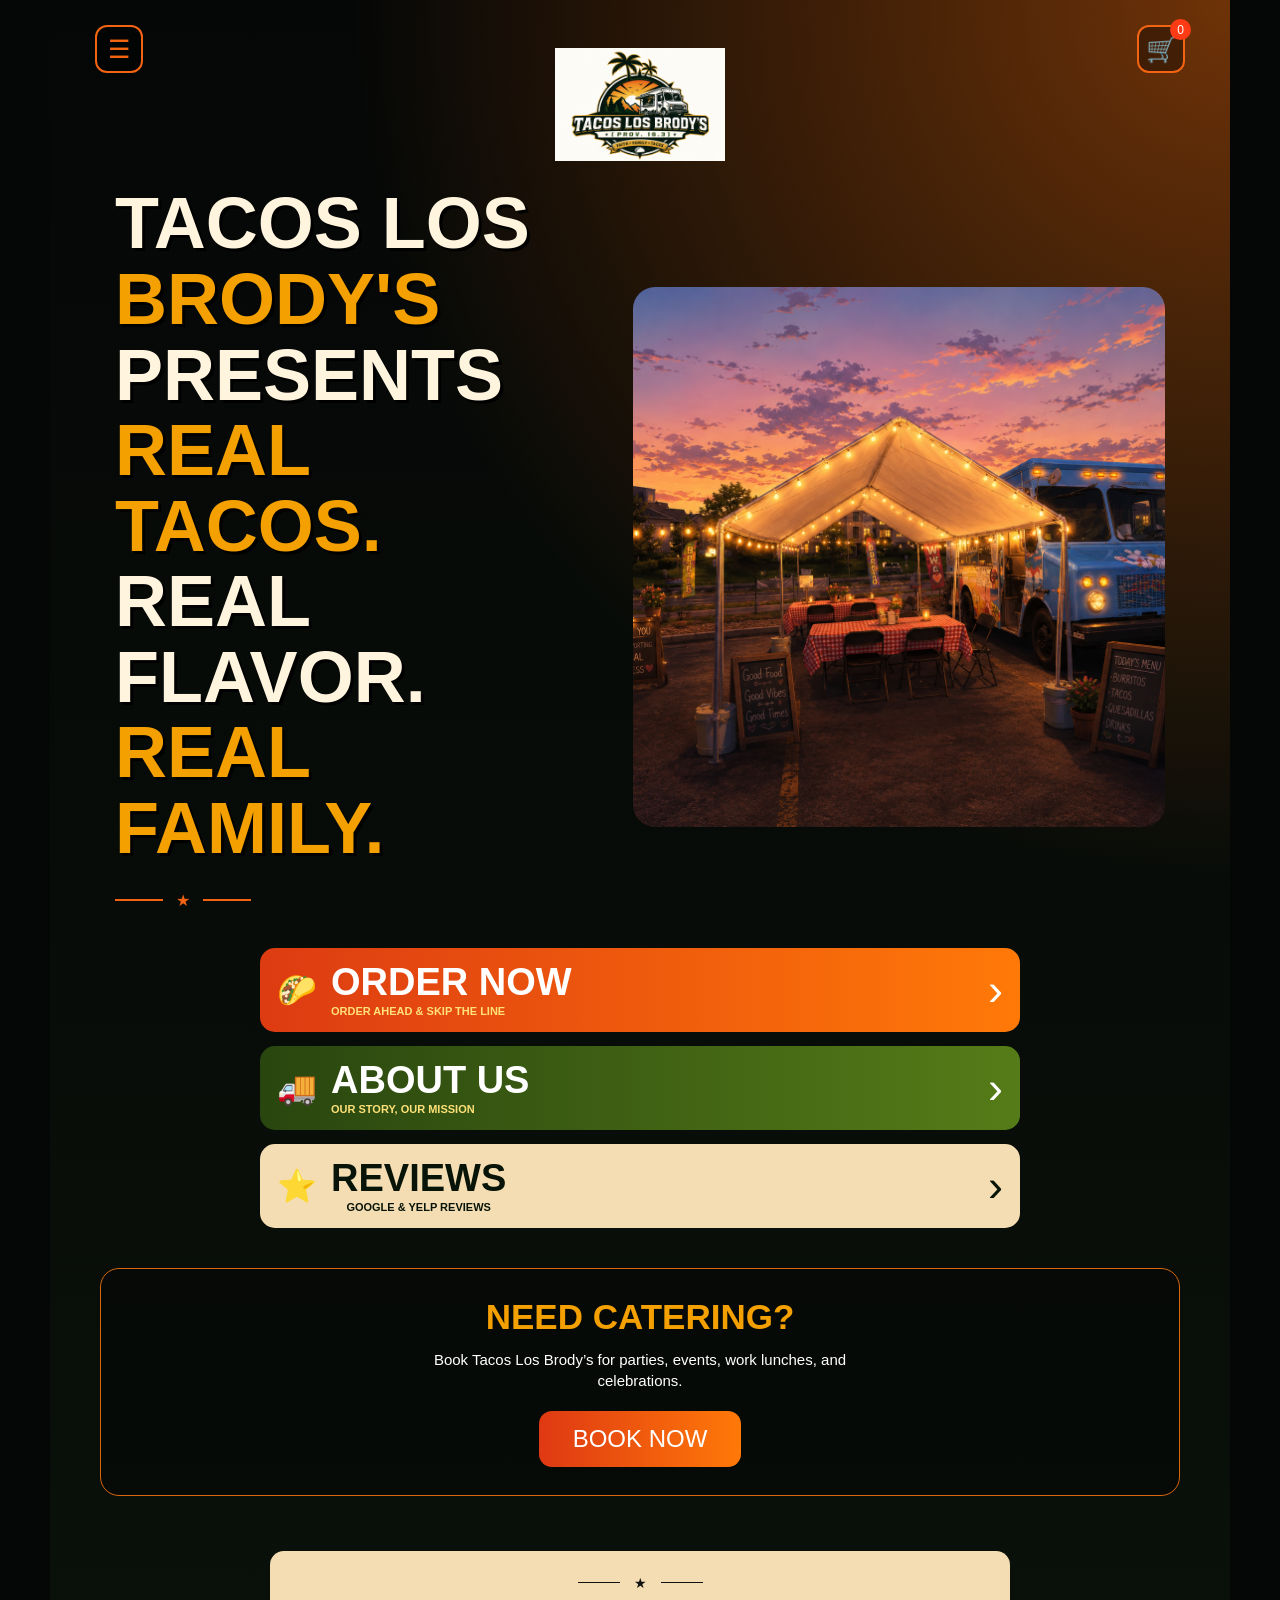
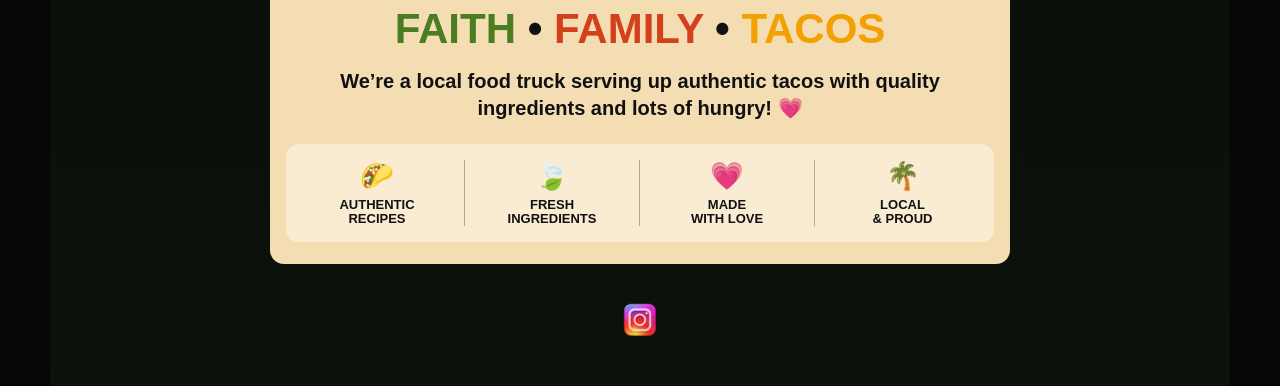
<file: index.html>
<!DOCTYPE html>
<html lang="en">

<head>
  <!-- BASIC PAGE SETTINGS -->
  <meta charset="UTF-8" />
  <meta name="viewport" content="width=device-width, initial-scale=1.0" />

  <title>Tacos Los Brody's</title>

  <!-- CSS FILE -->
  <link rel="stylesheet" href="files/style.css" />
</head>

<body>

  <main class="home-page">

    <!-- TOP NAVIGATION -->
    <header class="top-nav">

      <!-- HAMBURGER MENU BUTTON -->
      <button class="menu-btn" id="menuBtn">☰</button>

      <!-- CART BUTTON -->
      <a href="cart.html" class="cart-btn">
        🛒
        <span id="cartCount">0</span>
      </a>

    </header>

    <!-- MOBILE DROPDOWN MENU -->
    <nav class="mobile-menu" id="mobileMenu">

      <a href="order.html">Order Now</a>

      <a href="aboutus.html">About Us</a>

      <!-- REVIEWS DROPDOWN -->
      <div class="review-dropdown">

        <button class="review-drop-btn" type="button">
          Reviews ▼
        </button>

        <div class="review-dropdown-content">

          <a href="https://www.google.com/search?sca_esv=c3a101fec3b85ed5&rlz=1C1CHBF_enCA1091CA1091&sxsrf=ANbL-n7HHZaK9CzFeGW4U131EixcsaoM3w:1780193825670&si=AL3DRZEsmMGCryMMFSHJ3StBhOdZ2-6yYkXd_doETEE1OR-qORzjCUYle3g9wDIijbh32ffz117FlE2K5D3s_yZ6R_kUChubw_3Ub5P0WJi9waxIrg0U1wZTeqyRG-ddlZ2gbQ1CwH-NtrJgCnvfMhpqUJVSDTXBKQ%3D%3D&q=Tacos+Los+Brody%27s+Reviews&sa=X&ved=2ahUKEwj45fDkuuKUAxW2D0QIHRxoJEgQ0bkNegQIJRAH&biw=1500&bih=831&dpr=2" target="_blank">
            Google Reviews
          </a>

          <a href="https://www.google.com/search?sca_esv=c3a101fec3b85ed5&rlz=1C1CHBF_enCA1091CA1091&sxsrf=ANbL-n7HHZaK9CzFeGW4U131EixcsaoM3w:1780193825670&si=AL3DRZEsmMGCryMMFSHJ3StBhOdZ2-6yYkXd_doETEE1OR-qORzjCUYle3g9wDIijbh32ffz117FlE2K5D3s_yZ6R_kUChubw_3Ub5P0WJi9waxIrg0U1wZTeqyRG-ddlZ2gbQ1CwH-NtrJgCnvfMhpqUJVSDTXBKQ%3D%3D&q=Tacos+Los+Brody%27s+Reviews&sa=X&ved=2ahUKEwj45fDkuuKUAxW2D0QIHRxoJEgQ0bkNegQIJRAH&biw=1500&bih=831&dpr=2" target="_blank">
            Yelp Reviews
          </a>

        </div>

      </div>

      <a href="#catering">Catering</a>

    </nav>

    <!-- LOGO SECTION -->
    <section class="logo-section">
      <img src="files/logo.png" alt="Tacos Los Brody's Logo">
    </section>

    <!-- HERO SECTION -->
    <section class="hero">

      <div class="hero-text">

        <h1>
          Tacos Los <br>
          <span>Brody's</span> <br>
          Presents <br>
          <span>Real Tacos.</span> <br>
          Real Flavor. <br>
          <span>Real Family.</span>
        </h1>

        <div class="small-line">
          <span></span>
          ★
          <span></span>
        </div>

      </div>

      <img class="hero-img" src="files/foodtruck.png" alt="Tacos Los Brody's Food Truck">

    </section>

    <!-- MAIN BUTTONS SECTION -->
    <section class="main-buttons" id="order">

      <!-- ORDER NOW BUTTON -->
      <a href="order.html" class="action-btn orange-btn">

        <div class="btn-left">
          <span class="btn-icon">🌮</span>

          <div>
            <h2>Order Now</h2>
            <p>Order ahead & skip the line</p>
          </div>
        </div>

        <span class="arrow">›</span>

      </a>

      <!-- ABOUT US BUTTON -->
      <a href="aboutus.html" class="action-btn green-btn">

        <div class="btn-left">
          <span class="btn-icon">🚚</span>

          <div>
            <h2>About Us</h2>
            <p>Our story, our mission</p>
          </div>
        </div>

        <span class="arrow">›</span>

      </a>

      <!-- REVIEWS BUTTON -->
      <div class="review-card-dropdown">

  <button class="action-btn cream-btn review-main-btn" type="button" id="reviewMainBtn">
    <div class="btn-left">
      <span class="btn-icon">⭐</span>
      <div>
        <h2>Reviews</h2>
        <p>Google & Yelp reviews</p>
      </div>
    </div>
    <span class="arrow">›</span>
  </button>

  <div class="review-card-links" id="reviewCardLinks">
    <a href="https://www.google.com/search?sca_esv=c3a101fec3b85ed5&rlz=1C1CHBF_enCA1091CA1091&sxsrf=ANbL-n7HHZaK9CzFeGW4U131EixcsaoM3w:1780193825670&si=AL3DRZEsmMGCryMMFSHJ3StBhOdZ2-6yYkXd_doETEE1OR-qORzjCUYle3g9wDIijbh32ffz117FlE2K5D3s_yZ6R_kUChubw_3Ub5P0WJi9waxIrg0U1wZTeqyRG-ddlZ2gbQ1CwH-NtrJgCnvfMhpqUJVSDTXBKQ%3D%3D&q=Tacos+Los+Brody%27s+Reviews&sa=X&ved=2ahUKEwj45fDkuuKUAxW2D0QIHRxoJEgQ0bkNegQIJRAH&biw=1500&bih=831&dpr=2" target="_blank">Google Reviews</a>
    <a href="https://www.yelp.com/biz/tacos-los-brodys-aurora" target="_blank">Yelp Reviews</a>
  </div>

    </section>

    <!-- CATERING SECTION -->
    <section class="catering-mini" id="catering">

      <h2>Need Catering?</h2>

      <p>
        Book Tacos Los Brody’s for parties, events, work lunches, and celebrations.
      </p>

      <a href="catering.html" class="book-btn">Book Now</a>

    </section>

    <!-- SMALL ABOUT CARD SECTION -->
    <section class="about-card" id="about">

      <div class="divider">
        <span></span>
        ★
        <span></span>
      </div>

      <h2>
        <span>Faith</span> •
        <span>Family</span> •
        <span>Tacos</span>
      </h2>

      <p>
        We’re a local food truck serving up authentic tacos with quality
        ingredients and lots of hungry! 💗
      </p>

      <div class="features">

        <div class="feature">
          <span>🌮</span>
          <h3>Authentic<br>Recipes</h3>
        </div>

        <div class="feature">
          <span>🍃</span>
          <h3>Fresh<br>Ingredients</h3>
        </div>

        <div class="feature">
          <span>💗</span>
          <h3>Made<br>With Love</h3>
        </div>

        <div class="feature">
          <span>🌴</span>
          <h3>Local<br>& Proud</h3>
        </div>

      </div>

    </section>

    <!-- FOOTER / REVIEWS AREA -->
    <footer class="footer" id="reviews">

      <!-- INSTAGRAM LINK -->
      <a 
        href="https://www.instagram.com/tacos.losbrodys?igsh=MXFrcjdqbG05eWYwZg==" 
        class="insta-link"
        target="_blank"
      >
        <img src="files/instalogo.png" alt="Instagram">
      </a>

    </footer>

  </main>

  <!-- JAVASCRIPT FILE -->
  <script src="files/script.js"></script>

</body>

</html>
</file>
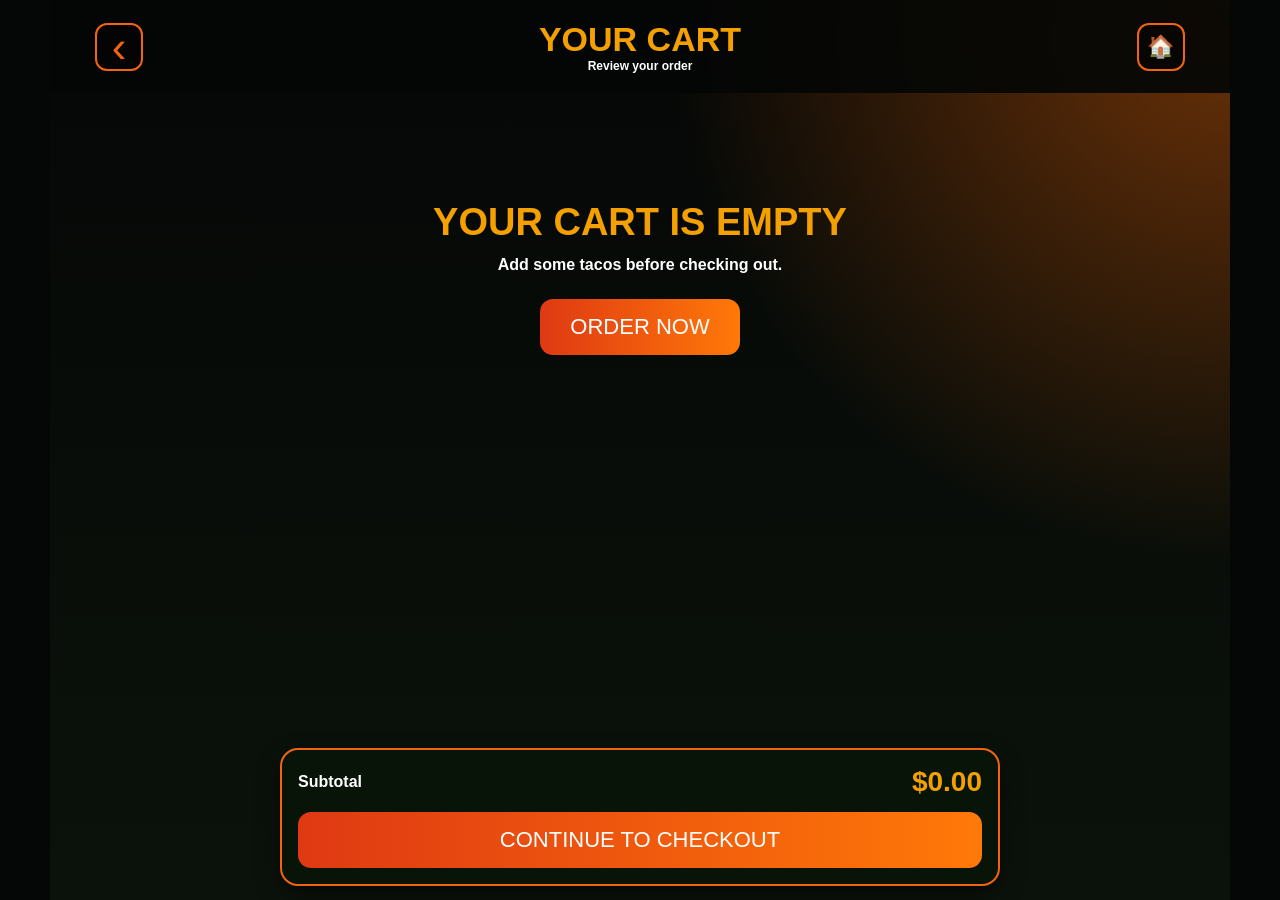
<file: cart.html>
<!DOCTYPE html>
<html lang="en">
<head>
  <meta charset="UTF-8" />
  <meta name="viewport" content="width=device-width, initial-scale=1.0" />
  <title>Cart | Tacos Los Brody's</title>
  <link rel="stylesheet" href="files/style.css" />
</head>

<body>
  <main class="cart-page">

    <header class="cart-header">
      <a href="order.html" class="back-btn">‹</a>

      <div>
        <h1>Your Cart</h1>
        <p>Review your order</p>
      </div>

      <a href="index.html" class="home-btn">🏠</a>
    </header>

    <section class="cart-list" id="cartList">
      <!-- Cart items will show here -->
    </section>

    <section class="cart-summary">
      <div class="summary-row">
        <span>Subtotal</span>
        <strong id="subtotal">$0.00</strong>
      </div>

      <a href="checkout.html" class="checkout-btn">
        Continue to Checkout
      </a>
    </section>

  </main>

  <script src="files/script.js"></script>
</body>
</html>
</file>
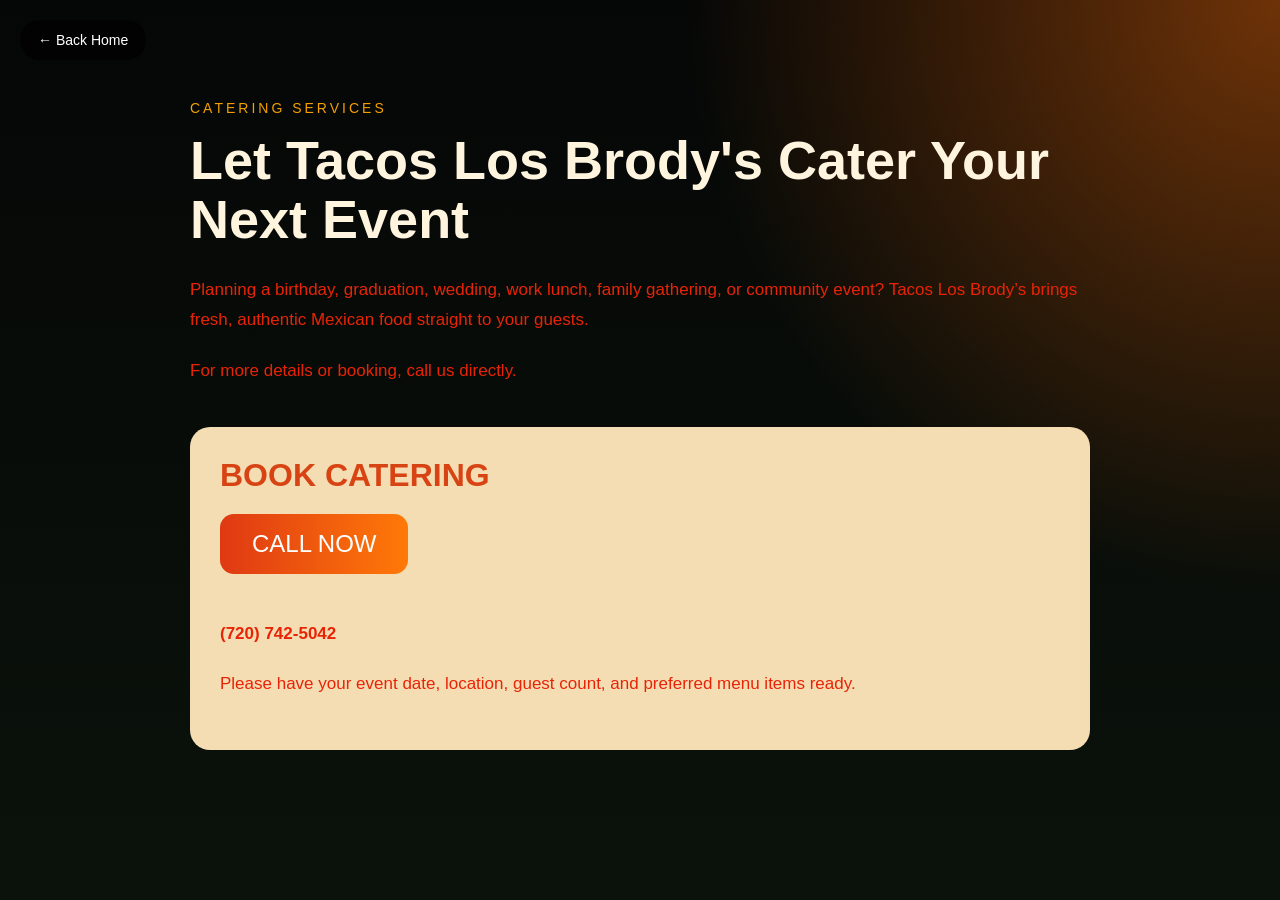
<file: catering.html>
<!DOCTYPE html>
<html lang="en">

<head>
  <meta charset="UTF-8" />
  <meta name="viewport" content="width=device-width, initial-scale=1.0" />

  <title>Catering | Tacos Los Brody's</title>

  <link rel="stylesheet" href="files/style.css" />
</head>

<body>

  <main class="catering-page">

    <a href="index.html" class="back-home-btn">
      ← Back Home
    </a>

    <section class="catering-container">

      <span class="catering-tag">CATERING SERVICES</span>

      <h1>Let Tacos Los Brody's Cater Your Next Event</h1>

      <p>
        Planning a birthday, graduation, wedding, work lunch, family gathering,
        or community event? Tacos Los Brody’s brings fresh, authentic Mexican
        food straight to your guests.
      </p>

      <p>
        For more details or booking, call us directly.
      </p>

      <div class="catering-box">

        <h2>Book Catering</h2>

        <a href="tel:7207425042" class="call-btn">
          Call Now
        </a>

        <p class="phone-number">
          (720) 742-5042
        </p>

        <p class="booking-note">
          Please have your event date, location, guest count, and preferred menu items ready.
        </p>

      </div>

    </section>

  </main>

</body>

</html>
</file>
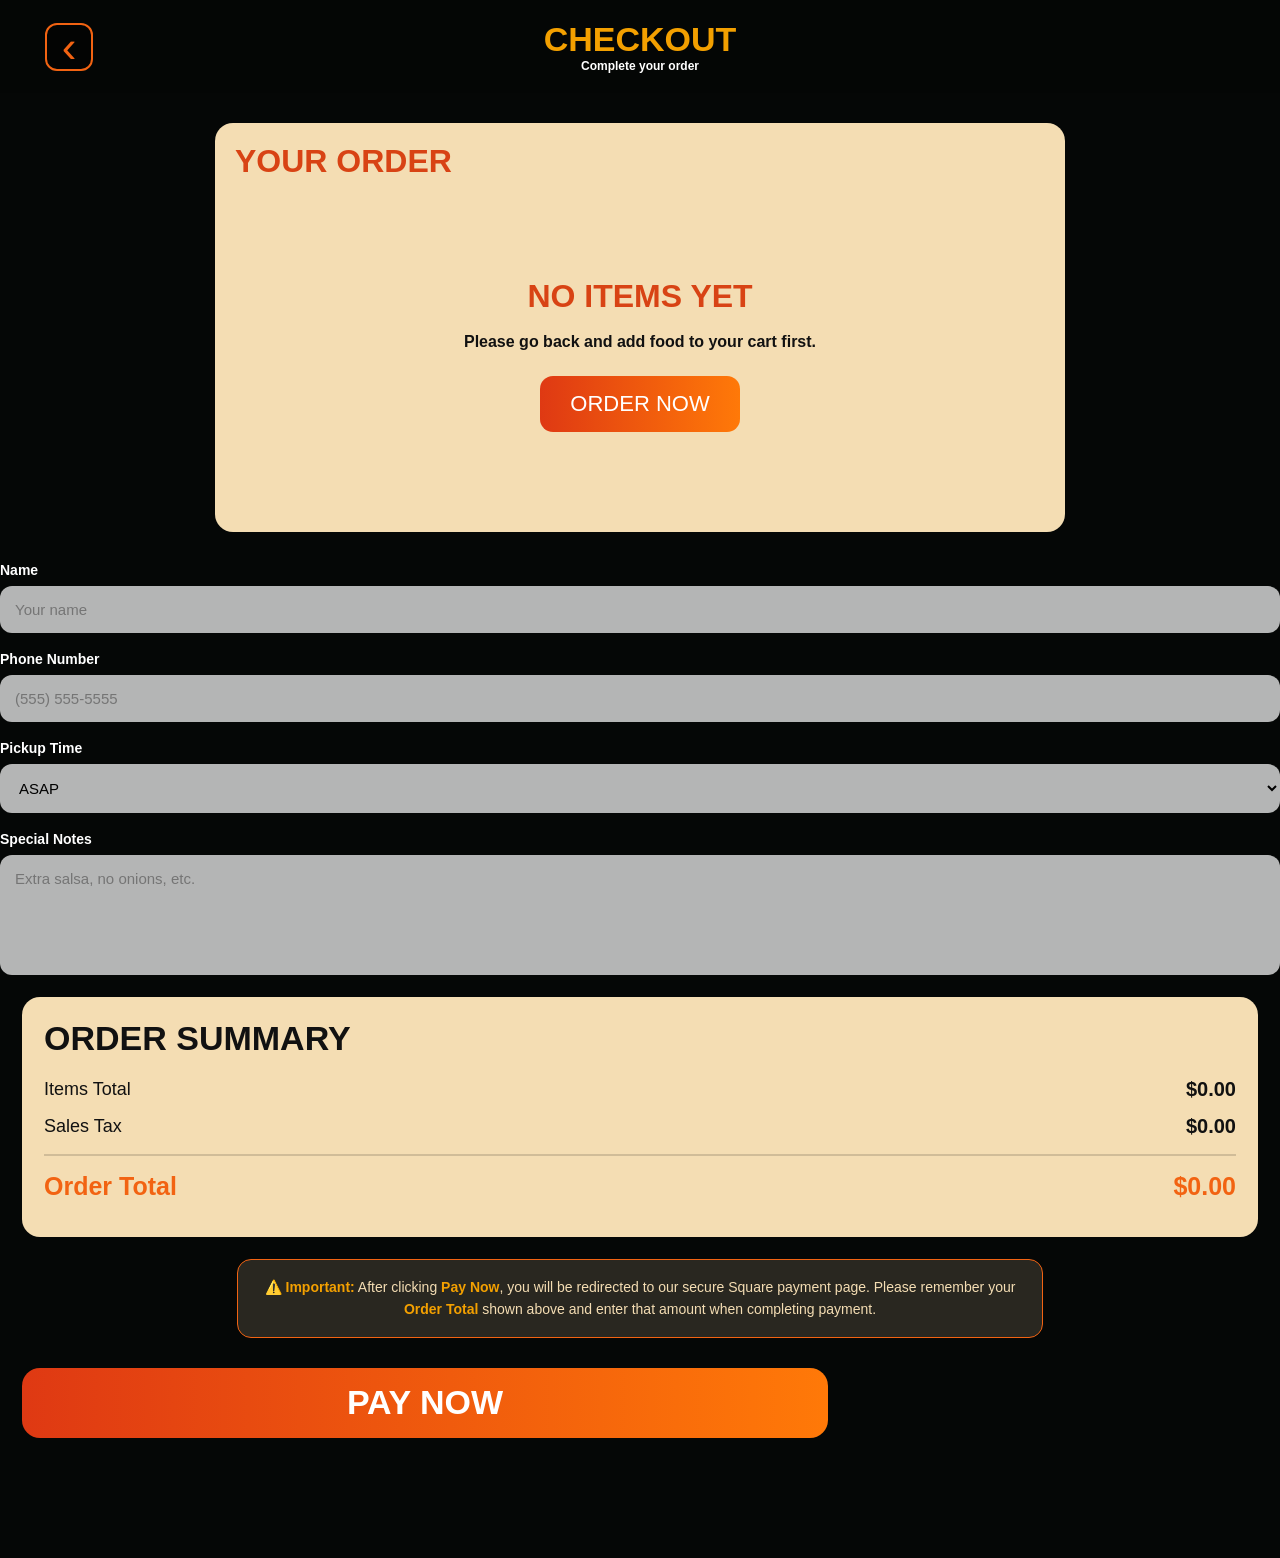
<file: checkout.html>
<!DOCTYPE html>
<html lang="en">
<head>
  <meta charset="UTF-8" />
  <meta name="viewport" content="width=device-width, initial-scale=1.0" />

  <title>Checkout | Tacos Los Brody's</title>

  <link rel="stylesheet" href="files/style.css" />
</head>

<body>

<main class="checkout-page">

  <!-- HEADER -->
  <header class="cart-header">

    <a href="cart.html" class="back-btn">
      ‹
    </a>

    <div>
      <h1>Checkout</h1>
      <p>Complete your order</p>
    </div>

    <div style="width:48px;"></div>

  </header>

  <!-- ORDER ITEMS -->
  <section class="checkout-summary">

    <h2>Your Order</h2>

    <div id="checkoutItems"></div>

  </section>

  <!-- PICKUP DETAILS -->
 <form 
  class="checkout-form"
  id="checkoutForm"
  action="https://formspree.io/f/YOUR_FORM_ID"
  method="POST"
>

  <div class="input-group">
    <label>Name</label>
    <input type="text" name="Customer Name" placeholder="Your name" required>
  </div>

  <div class="input-group">
    <label>Phone Number</label>
    <input type="tel" name="Phone Number" placeholder="(555) 555-5555" required>
  </div>

  <div class="input-group">
    <label>Pickup Time</label>
    <select name="Pickup Time" required>
      <option>ASAP</option>
      <option>15 Minutes</option>
      <option>30 Minutes</option>
      <option>45 Minutes</option>
      <option>1 Hour</option>
    </select>
  </div>

  <div class="input-group">
    <label>Special Notes</label>
    <textarea name="Special Notes" placeholder="Extra salsa, no onions, etc."></textarea>
  </div>

  <!-- HIDDEN ORDER INFO SENT TO YOU -->
  <input type="hidden" name="Order Details" id="orderDetailsInput">
  <input type="hidden" name="Items Total" id="itemsTotalInput">
  <input type="hidden" name="Sales Tax" id="salesTaxInput">
  <input type="hidden" name="Order Total" id="orderTotalInput">

</form>

  </section>

  <!-- ORDER SUMMARY -->
  <section class="order-summary-box">

    <h2>Order Summary</h2>

    <div class="summary-line">
      <span>Items Total</span>
      <strong id="summaryItemsTotal">$0.00</strong>
    </div>

    <div class="summary-line">
      <span>Sales Tax</span>
      <strong id="summaryTax">$0.00</strong>
    </div>

    <div class="summary-line total-line">
      <span>Order Total</span>
      <strong id="summaryGrandTotal">$0.00</strong>
    </div>

  </section>

  <!-- PAYMENT NOTICE -->
  <section class="payment-note">

    <p>
      ⚠️ <strong>Important:</strong>
      After clicking <strong>Pay Now</strong>, you will be redirected to our secure Square payment page.
      Please remember your <strong>Order Total</strong> shown above and enter that amount when completing payment.
    </p>

  </section>

 <!-- PAY BUTTON -->
<section class="place-order-section">
  <button
    type="button"
    class="place-order-btn"
    id="squarePayBtn"
  >
    PAY NOW
  </button>
</section>

</main>

<script src="files/script.js"></script>

</body>
</html>
</file>
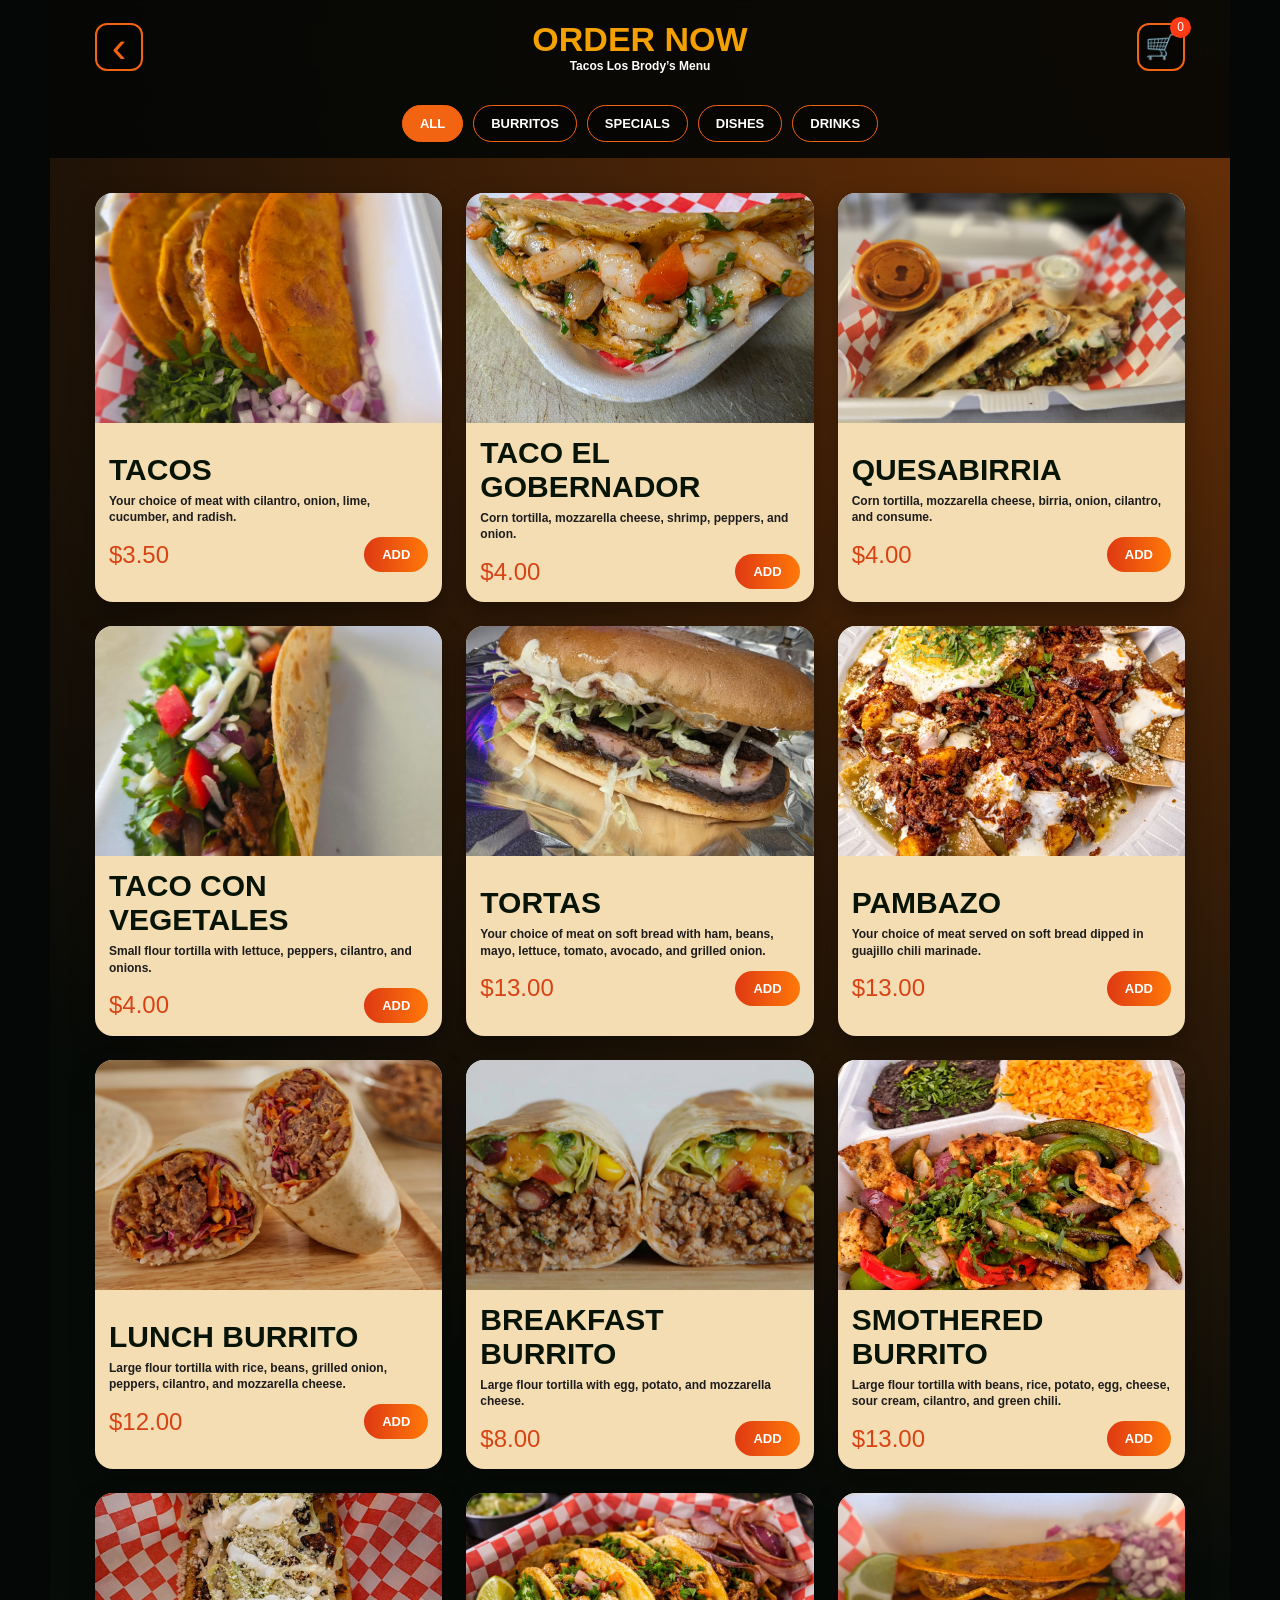
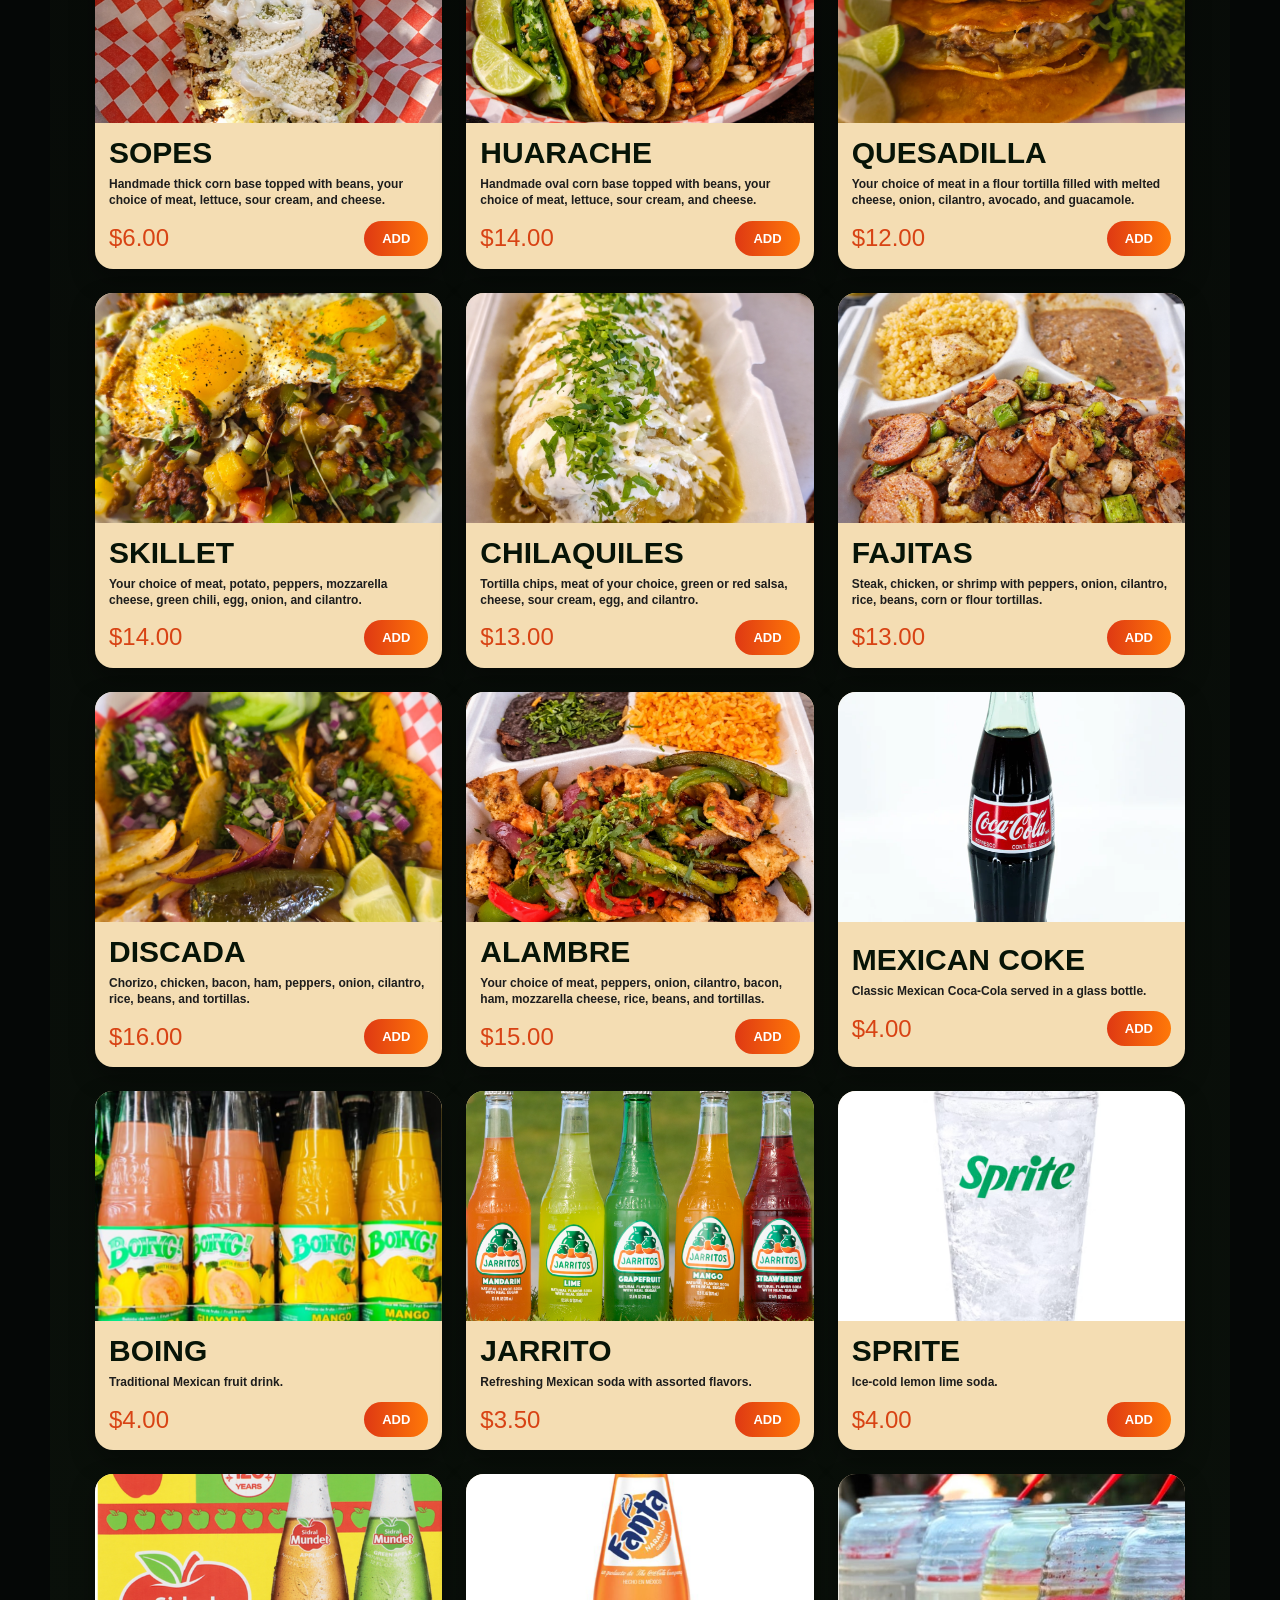
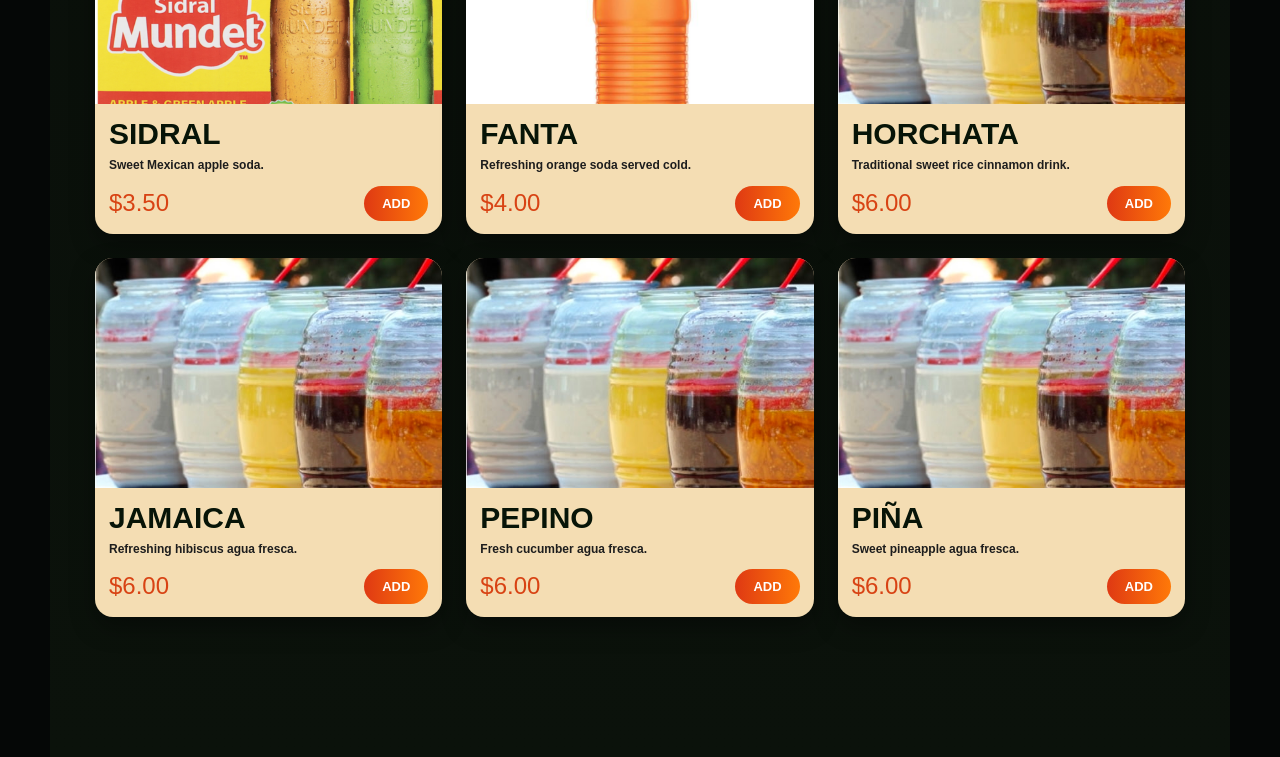
<file: order.html>
<!DOCTYPE html>
<html lang="en">
<head>
  <meta charset="UTF-8" />
  <meta name="viewport" content="width=device-width, initial-scale=1.0" />
  <title>Order Now | Tacos Los Brody's</title>
  <link rel="stylesheet" href="files/style.css" />
</head>

<body>
  <main class="order-page">

    <header class="order-header">
      <a href="index.html" class="back-btn">‹</a>

      <div>
        <h1>Order Now</h1>
        <p>Tacos Los Brody’s Menu</p>
      </div>

      <a href="cart.html" class="cart-btn">
        🛒
        <span id="cartCount">0</span>
      </a>
    </header>

    <section class="category-tabs">
      <button class="tab active" data-category="all">All</button>
      <button class="tab" data-category="burritos">Burritos</button>
      <button class="tab" data-category="specials">Specials</button>
      <button class="tab" data-category="dishes">Dishes</button>
      <button class="tab" data-category="drinks">Drinks</button>
    </section>

    <section class="menu-list">

      <article class="menu-card" data-category="tacos">
        <img src="files/tacos.jpg" alt="Tacos">
        <div class="menu-info">
          <h2>Tacos</h2>
          <p>Your choice of meat with cilantro, onion, lime, cucumber, and radish.</p>
          <div class="menu-bottom">
            <span>$3.50</span>
            <button class="add-btn" data-name="Tacos" data-price="3.50">Add</button>
          </div>
        </div>
      </article>

      <article class="menu-card" data-category="tacos">
        <img src="files/tacogobernado.jpg" alt="Taco El Gobernador">
        <div class="menu-info">
          <h2>Taco El Gobernador</h2>
          <p>Corn tortilla, mozzarella cheese, shrimp, peppers, and onion.</p>
          <div class="menu-bottom">
            <span>$4.00</span>
            <button class="add-btn" data-name="Taco El Gobernador" data-price="4.00">Add</button>
          </div>
        </div>
      </article>

      <article class="menu-card" data-category="specials">
        <img src="files/quesabirria.jpg" alt="Quesabirria">
        <div class="menu-info">
          <h2>Quesabirria</h2>
          <p>Corn tortilla, mozzarella cheese, birria, onion, cilantro, and consume.</p>
          <div class="menu-bottom">
            <span>$4.00</span>
            <button class="add-btn" data-name="Quesabirria" data-price="4.00">Add</button>
          </div>
        </div>
      </article>

      <article class="menu-card" data-category="tacos">
        <img src="files/vegcon.jpg" alt="Taco con Vegetales">
        <div class="menu-info">
          <h2>Taco con Vegetales</h2>
          <p>Small flour tortilla with lettuce, peppers, cilantro, and onions.</p>
          <div class="menu-bottom">
            <span>$4.00</span>
            <button class="add-btn" data-name="Taco con Vegetales" data-price="4.00">Add</button>
          </div>
        </div>
      </article>

      <article class="menu-card" data-category="specials">
        <img src="files/torta.jpg" alt="Tortas">
        <div class="menu-info">
          <h2>Tortas</h2>
          <p>Your choice of meat on soft bread with ham, beans, mayo, lettuce, tomato, avocado, and grilled onion.</p>
          <div class="menu-bottom">
            <span>$13.00</span>
            <button class="add-btn" data-name="Tortas" data-price="13.00">Add</button>
          </div>
        </div>
      </article>

      <article class="menu-card" data-category="specials">
        <img src="files/pambazo.png" alt="Pambazo">
        <div class="menu-info">
          <h2>Pambazo</h2>
          <p>Your choice of meat served on soft bread dipped in guajillo chili marinade.</p>
          <div class="menu-bottom">
            <span>$13.00</span>
            <button class="add-btn" data-name="Pambazo" data-price="13.00">Add</button>
          </div>
        </div>
      </article>

      <article class="menu-card" data-category="burritos">
        <img src="files/lburrito.jpg" alt="Lunch Burrito">
        <div class="menu-info">
          <h2>Lunch Burrito</h2>
          <p>Large flour tortilla with rice, beans, grilled onion, peppers, cilantro, and mozzarella cheese.</p>
          <div class="menu-bottom">
            <span>$12.00</span>
            <button class="add-btn" data-name="Lunch Burrito" data-price="12.00">Add</button>
          </div>
        </div>
      </article>

      <article class="menu-card" data-category="burritos">
        <img src="files/bburrito.jpg" alt="Breakfast Burrito">
        <div class="menu-info">
          <h2>Breakfast Burrito</h2>
          <p>Large flour tortilla with egg, potato, and mozzarella cheese.</p>
          <div class="menu-bottom">
            <span>$8.00</span>
            <button class="add-btn" data-name="Breakfast Burrito" data-price="8.00">Add</button>
          </div>
        </div>
      </article>

      <article class="menu-card" data-category="burritos">
        <img src="files/Sburrito.png" alt="Smothered Burrito">
        <div class="menu-info">
          <h2>Smothered Burrito</h2>
          <p>Large flour tortilla with beans, rice, potato, egg, cheese, sour cream, cilantro, and green chili.</p>
          <div class="menu-bottom">
            <span>$13.00</span>
            <button class="add-btn" data-name="Smothered Burrito" data-price="13.00">Add</button>
          </div>
        </div>
      </article>

      <article class="menu-card" data-category="specials">
        <img src="files/sope.png" alt="Sopes">
        <div class="menu-info">
          <h2>Sopes</h2>
          <p>Handmade thick corn base topped with beans, your choice of meat, lettuce, sour cream, and cheese.</p>
          <div class="menu-bottom">
            <span>$6.00</span>
            <button class="add-btn" data-name="Sopes" data-price="6.00">Add</button>
          </div>
        </div>
      </article>

      <article class="menu-card" data-category="specials">
        <img src="files/huarache.png" alt="Huarache">
        <div class="menu-info">
          <h2>Huarache</h2>
          <p>Handmade oval corn base topped with beans, your choice of meat, lettuce, sour cream, and cheese.</p>
          <div class="menu-bottom">
            <span>$14.00</span>
            <button class="add-btn" data-name="Huarache" data-price="14.00">Add</button>
          </div>
        </div>
      </article>

      <article class="menu-card" data-category="specials">
        <img src="files/quesadilla.jpg" alt="Quesadilla">
        <div class="menu-info">
          <h2>Quesadilla</h2>
          <p>Your choice of meat in a flour tortilla filled with melted cheese, onion, cilantro, avocado, and guacamole.</p>
          <div class="menu-bottom">
            <span>$12.00</span>
            <button class="add-btn" data-name="Quesadilla" data-price="12.00">Add</button>
          </div>
        </div>
      </article>

      <article class="menu-card" data-category="specials">
        <img src="files/skillet.jpg" alt="Skillet">
        <div class="menu-info">
          <h2>Skillet</h2>
          <p>Your choice of meat, potato, peppers, mozzarella cheese, green chili, egg, onion, and cilantro.</p>
          <div class="menu-bottom">
            <span>$14.00</span>
            <button class="add-btn" data-name="Skillet" data-price="14.00">Add</button>
          </div>
        </div>
      </article>

      <article class="menu-card" data-category="specials">
        <img src="files/chilaquiles.png" alt="Chilaquiles">
        <div class="menu-info">
          <h2>Chilaquiles</h2>
          <p>Tortilla chips, meat of your choice, green or red salsa, cheese, sour cream, egg, and cilantro.</p>
          <div class="menu-bottom">
            <span>$13.00</span>
            <button class="add-btn" data-name="Chilaquiles" data-price="13.00">Add</button>
          </div>
        </div>
      </article>

      <article class="menu-card" data-category="dishes">
        <img src="files/Fajita.png" alt="Fajitas">
        <div class="menu-info">
          <h2>Fajitas</h2>
          <p>Steak, chicken, or shrimp with peppers, onion, cilantro, rice, beans, corn or flour tortillas.</p>
          <div class="menu-bottom">
            <span>$13.00</span>
            <button class="add-btn" data-name="Fajitas" data-price="13.00">Add</button>
          </div>
        </div>
      </article>

      <article class="menu-card" data-category="dishes">
        <img src="files/discada.jpg" alt="Discada">
        <div class="menu-info">
          <h2>Discada</h2>
          <p>Chorizo, chicken, bacon, ham, peppers, onion, cilantro, rice, beans, and tortillas.</p>
          <div class="menu-bottom">
            <span>$16.00</span>
            <button class="add-btn" data-name="Discada" data-price="16.00">Add</button>
          </div>
        </div>
      </article>

      <article class="menu-card" data-category="dishes">
        <img src="files/alamber.png" alt="Alambre">
        <div class="menu-info">
          <h2>Alambre</h2>
          <p>Your choice of meat, peppers, onion, cilantro, bacon, ham, mozzarella cheese, rice, beans, and tortillas.</p>
          <div class="menu-bottom">
            <span>$15.00</span>
            <button class="add-btn" data-name="Alambre" data-price="15.00">Add</button>
          </div>
        </div>
      </article>

      <!-- DRINKS -->

<article class="menu-card" data-category="drinks">
  <img src="files/mcoke.png" alt="Mexican Coke">
  <div class="menu-info">
    <h2>Mexican Coke</h2>
    <p>Classic Mexican Coca-Cola served in a glass bottle.</p>
    <div class="menu-bottom">
      <span>$4.00</span>
      <button class="add-btn" data-name="Mexican Coke" data-price="4.00">Add</button>
    </div>
  </div>
</article>

<article class="menu-card" data-category="drinks">
  <img src="files/boing.png" alt="Boing">
  <div class="menu-info">
    <h2>Boing</h2>
    <p>Traditional Mexican fruit drink.</p>
    <div class="menu-bottom">
      <span>$4.00</span>
      <button class="add-btn" data-name="Boing" data-price="4.00">Add</button>
    </div>
  </div>
</article>

<article class="menu-card" data-category="drinks">
  <img src="files/jarritos.png" alt="Jarrito">
  <div class="menu-info">
    <h2>Jarrito</h2>
    <p>Refreshing Mexican soda with assorted flavors.</p>
    <div class="menu-bottom">
      <span>$3.50</span>
      <button class="add-btn" data-name="Jarrito" data-price="3.50">Add</button>
    </div>
  </div>
</article>

<article class="menu-card" data-category="drinks">
  <img src="files/sprite.png" alt="Sprite">
  <div class="menu-info">
    <h2>Sprite</h2>
    <p>Ice-cold lemon lime soda.</p>
    <div class="menu-bottom">
      <span>$4.00</span>
      <button class="add-btn" data-name="Sprite" data-price="4.00">Add</button>
    </div>
  </div>
</article>

<article class="menu-card" data-category="drinks">
  <img src="files/sidral.png" alt="Sidral">
  <div class="menu-info">
    <h2>Sidral</h2>
    <p>Sweet Mexican apple soda.</p>
    <div class="menu-bottom">
      <span>$3.50</span>
      <button class="add-btn" data-name="Sidral" data-price="3.50">Add</button>
    </div>
  </div>
</article>

<article class="menu-card" data-category="drinks">
  <img src="files/fanta.png" alt="Fanta">
  <div class="menu-info">
    <h2>Fanta</h2>
    <p>Refreshing orange soda served cold.</p>
    <div class="menu-bottom">
      <span>$4.00</span>
      <button class="add-btn" data-name="Fanta" data-price="4.00">Add</button>
    </div>
  </div>
</article>

<article class="menu-card" data-category="drinks">
  <img src="files/drinks.jpg" alt="Horchata">
  <div class="menu-info">
    <h2>Horchata</h2>
    <p>Traditional sweet rice cinnamon drink.</p>
    <div class="menu-bottom">
      <span>$6.00</span>
      <button class="add-btn" data-name="Horchata" data-price="6.00">Add</button>
    </div>
  </div>
</article>

<article class="menu-card" data-category="drinks">
  <img src="files/drinks.jpg" alt="Jamaica">
  <div class="menu-info">
    <h2>Jamaica</h2>
    <p>Refreshing hibiscus agua fresca.</p>
    <div class="menu-bottom">
      <span>$6.00</span>
      <button class="add-btn" data-name="Jamaica" data-price="6.00">Add</button>
    </div>
  </div>
</article>

<article class="menu-card" data-category="drinks">
  <img src="files/drinks.jpg" alt="Pepino">
  <div class="menu-info">
    <h2>Pepino</h2>
    <p>Fresh cucumber agua fresca.</p>
    <div class="menu-bottom">
      <span>$6.00</span>
      <button class="add-btn" data-name="Pepino" data-price="6.00">Add</button>
    </div>
  </div>
</article>

<article class="menu-card" data-category="drinks">
  <img src="files/drinks.jpg" alt="Piña">
  <div class="menu-info">
    <h2>Piña</h2>
    <p>Sweet pineapple agua fresca.</p>
    <div class="menu-bottom">
      <span>$6.00</span>
      <button class="add-btn" data-name="Piña" data-price="6.00">Add</button>
    </div>
  </div>
</article>

    </section>

    <section class="sticky-cart" id="stickyCart">
      <div>
        <p id="itemCount">0 items</p>
        <h3 id="cartTotal">$0.00</h3>
      </div>

      <a href="cart.html">View Cart</a>
    </section>

    <!-- MEAT CHOICE POPUP -->
<div class="meat-modal" id="meatModal">
  <div class="meat-box">
    <button class="close-modal" id="closeModal">×</button>

    <h2 id="modalItemName">Choose Meat</h2>
    <p class="modal-subtitle">Select one meat option before adding to cart.</p>

    <div class="meat-options">
      <label><input type="radio" name="meat" value="Asada"> Asada/Grilled Marinated Steak</label>
      <label><input type="radio" name="meat" value="Pastor"> Pastor/Marinated Pork</label>
      <label><input type="radio" name="meat" value="Chicken"> Pollo/Chicken</label>
      <label><input type="radio" name="meat" value="Chorizo"> Chorizo/Seasoned Mexican Sausage</label>
      <label><input type="radio" name="meat" value="Carnitas"> Carnitas/Slow Cooked Pork</label>
      <label><input type="radio" name="meat" value="campechanos"> Campechanos/Mixed Meat</label>
      <label><input type="radio" name="meat" value="buche"> Buche/Pork Stomach</label>
      <label><input type="radio" name="meat" value="lengua">Lengua/Beef Tongue</label>
      <label><input type="radio" name="meat" value="Camaron">Camaron/Shrimp</label>
      <label><input type="radio" name="meat" value="Tripas">Tripas/Tripes</label>
      
      <label><input type="radio" name="meat" value="Goat" id="goatOption">Chivo/Goat <span>Weekend Only</span></label>
    </div>

    <p class="error-text" id="meatError"></p>

    <button class="confirm-add-btn" id="confirmAddBtn">
      Add To Cart
    </button>
  </div>
</div>

  </main>

  <script src="files/script.js"></script>
</body>
</html>
</file>
<file: files/style.css>
/* ===============================
   GLOBAL STYLE
================================ */
* {
  margin: 0;
  padding: 0;
  box-sizing: border-box;
}

html {
  scroll-behavior: smooth;
  background: #050706;
}

body {
  font-family: Impact, Haettenschweiler, "Arial Narrow Bold", sans-serif;
  background: #050706;
  color: white;
}

img {
  max-width: 100%;
  display: block;
}

a,
button {
  -webkit-tap-highlight-color: transparent;
}

/* ===============================
   SHARED
================================ */
.home-page,
.order-page,
.cart-page {
  width: 100%;
  min-height: 100vh;
  overflow-x: hidden;
  background:
    radial-gradient(circle at top right, rgba(238, 103, 10, 0.45), transparent 38%),
    linear-gradient(180deg, #050706 0%, #0b120b 100%);
}

.cart-btn,
.home-btn,
.back-btn {
  width: 48px;
  height: 48px;
  border: 2px solid #f26312;
  border-radius: 12px;
  background: rgba(0,0,0,0.35);
  color: #f26312;
  display: grid;
  place-items: center;
  text-decoration: none;
  position: relative;
  cursor: pointer;
}

.cart-btn {
  font-size: 25px;
}

.cart-btn span {
  position: absolute;
  top: -8px;
  right: -8px;
  width: 21px;
  height: 21px;
  border-radius: 50%;
  background: #ff3b16;
  color: white;
  font-family: Arial, sans-serif;
  font-size: 12px;
  display: grid;
  place-items: center;
}

.back-btn {
  font-size: 44px;
  line-height: 1;
}

.home-btn {
  font-size: 22px;
}

/* ===============================
   HOME PAGE
================================ */
.top-nav {
  padding: 18px 20px 0;
  display: flex;
  justify-content: space-between;
  align-items: center;
}

.menu-btn {
  width: 48px;
  height: 48px;
  border: 2px solid #f26312;
  border-radius: 12px;
  background: rgba(0,0,0,0.35);
  color: #f26312;
  font-size: 25px;
  display: grid;
  place-items: center;
  cursor: pointer;
}

.mobile-menu {
  display: none;
  margin: 15px 20px;
  padding: 16px;
  border: 2px solid #f26312;
  border-radius: 14px;
  background: #090909;
  position: relative;
  z-index: 50;
}

.mobile-menu.show {
  display: flex;
  flex-direction: column;
  gap: 14px;
}

.mobile-menu a {
  color: white;
  text-decoration: none;
  font-size: 23px;
}

.logo-section {
  display: flex;
  justify-content: center;
  margin-top: -5px;
  margin-bottom: 20px;
}

.logo-section img {
  width: 145px;
  background: white;
}

.hero {
  padding: 0 22px;
}

.hero-text h1 {
  font-size: 52px;
  line-height: 1.05;
  text-transform: uppercase;
  color: #fff5df;
  text-shadow: 3px 3px 0 #000;
}

.hero-text h1 span {
  color: #f3a000;
}

.small-line {
  display: flex;
  align-items: center;
  gap: 13px;
  color: #f26312;
  margin: 24px 0 18px;
}

.small-line span {
  width: 48px;
  height: 2px;
  background: #f26312;
}

.hero-img {
  width: 100%;
  border-radius: 22px;
  margin-top: 18px;
}

.main-buttons {
  padding: 24px 22px 22px;
  display: flex;
  flex-direction: column;
  gap: 14px;
}

.action-btn {
  min-height: 74px;
  border-radius: 15px;
  padding: 12px 17px;
  text-decoration: none;
  color: white;
  display: flex;
  align-items: center;
  justify-content: space-between;
}

.btn-left {
  display: flex;
  align-items: center;
  gap: 14px;
}

.btn-icon {
  font-size: 32px;
}

.action-btn h2 {
  font-size: 31px;
  line-height: 1;
  text-transform: uppercase;
}

.action-btn p {
  font-family: Arial, sans-serif;
  font-size: 11px;
  font-weight: 900;
  text-transform: uppercase;
  color: #ffe179;
  margin-top: 4px;
}

.arrow {
  font-family: Arial, sans-serif;
  font-size: 45px;
}

.orange-btn {
  background: linear-gradient(90deg, #dd3b12, #ff7908);
}

.green-btn {
  background: linear-gradient(90deg, #29460f, #557c18);
}

.cream-btn {
  background: #f4ddb3;
  color: #071407;
}

.cream-btn p,
.cream-btn .arrow {
  color: #071407;
}

.catering-mini {
  margin: 8px 22px 38px;
  padding: 28px 18px;
  text-align: center;
  border: 1.8px solid #d9650c;
  border-radius: 19px;
  background: rgba(0,0,0,0.35);
}

.catering-mini h2 {
  font-size: 35px;
  color: #f3a000;
  text-transform: uppercase;
  margin-bottom: 12px;
}

.catering-mini p {
  font-family: Arial, sans-serif;
  font-size: 15px;
  line-height: 1.4;
  max-width: 420px;
  margin: 0 auto 20px;
}

.book-btn {
  display: inline-block;
  background: linear-gradient(90deg, #df3913, #ff7908);
  color: white;
  text-decoration: none;
  padding: 14px 34px;
  border-radius: 13px;
  font-size: 24px;
  text-transform: uppercase;
}

.about-card {
  width: calc(100% - 44px);
  margin: 0 auto 35px;
  padding: 24px 16px 22px;
  background: #f4ddb3;
  color: #111;
  border-radius: 14px;
  text-align: center;
}

.divider {
  display: flex;
  align-items: center;
  justify-content: center;
  gap: 14px;
  font-size: 14px;
  margin-bottom: 14px;
}

.divider span {
  width: 42px;
  height: 1.5px;
  background: #111;
}

.about-card h2 {
  font-size: 31px;
  text-transform: uppercase;
  margin-bottom: 15px;
}

.about-card h2 span:nth-child(1) {
  color: #4a7c21;
}

.about-card h2 span:nth-child(2) {
  color: #d2411c;
}

.about-card h2 span:nth-child(3) {
  color: #f3a000;
}

.about-card p {
  font-family: Arial, sans-serif;
  font-size: 16px;
  font-weight: 900;
  line-height: 1.35;
  margin-bottom: 22px;
}

.features {
  display: grid;
  grid-template-columns: repeat(4, 1fr);
  background: rgba(255,255,255,0.42);
  border-radius: 13px;
  padding: 16px 4px;
}

.feature {
  border-right: 1px solid rgba(0,0,0,0.28);
}

.feature:last-child {
  border-right: none;
}

.feature span {
  font-size: 27px;
}

.feature h3 {
  font-size: 10px;
  line-height: 1.1;
  text-transform: uppercase;
  margin-top: 6px;
}

.footer {
  text-align: center;
  padding: 0 20px 35px;
}

.address,
.location-text {
  font-family: Arial, sans-serif;
  font-size: 15px;
}

.address {
  font-weight: 900;
  margin-bottom: 5px;
}

.location-text {
  margin-bottom: 18px;
}

.location-text span {
  color: #ff8a00;
  font-weight: 900;
}

.insta-link img {
  width: 42px;
  height: 42px;
  object-fit: contain;
  margin: 0 auto;
}

/* ===============================
   ORDER PAGE
================================ */
.order-page {
  padding-bottom: 105px;
}

.order-header,
.cart-header {
  position: sticky;
  top: 0;
  z-index: 100;
  padding: 16px 18px;
  background: rgba(5, 7, 6, 0.92);
  backdrop-filter: blur(12px);
  display: flex;
  align-items: center;
  justify-content: space-between;
}

.order-header h1,
.cart-header h1 {
  font-size: 34px;
  color: #f3a000;
  text-transform: uppercase;
  text-align: center;
}

.order-header p,
.cart-header p {
  font-family: Arial, sans-serif;
  font-size: 12px;
  text-align: center;
  font-weight: 800;
}

.category-tabs {
  position: sticky;
  top: 78px;
  z-index: 90;
  display: flex;
  gap: 10px;
  overflow-x: auto;
  padding: 12px 18px 16px;
  background: rgba(5, 7, 6, 0.92);
  backdrop-filter: blur(12px);
}

.category-tabs::-webkit-scrollbar {
  display: none;
}

.tab {
  flex: 0 0 auto;
  border: 1.8px solid #f26312;
  background: rgba(0,0,0,0.3);
  color: white;
  border-radius: 999px;
  padding: 10px 17px;
  font-family: Arial, sans-serif;
  font-size: 13px;
  font-weight: 900;
  text-transform: uppercase;
  cursor: pointer;
}

.tab.active {
  background: #f26312;
}

.menu-list {
  padding: 18px;
  display: grid;
  grid-template-columns: 1fr;
  gap: 16px;
}

.menu-card {
  background: #f4ddb3;
  color: #111;
  border-radius: 18px;
  overflow: hidden;
  display: grid;
  grid-template-columns: 115px 1fr;
  min-height: 145px;
  box-shadow: 0 10px 25px rgba(0,0,0,0.35);
}

.menu-card img {
  width: 100%;
  height: 100%;
  object-fit: cover;
}

.menu-info {
  padding: 13px 14px;
}

.menu-info h2 {
  font-size: 27px;
  color: #071407;
  text-transform: uppercase;
  margin-bottom: 6px;
}

.menu-info p {
  font-family: Arial, sans-serif;
  font-size: 12px;
  line-height: 1.35;
  font-weight: 800;
  color: #1d1d1d;
  margin-bottom: 12px;
}

.menu-bottom {
  display: flex;
  align-items: center;
  justify-content: space-between;
}

.menu-bottom span {
  font-size: 24px;
  color: #d84314;
}

.add-btn {
  border: none;
  background: linear-gradient(90deg, #df3913, #ff7908);
  color: white;
  border-radius: 999px;
  padding: 10px 18px;
  font-family: Arial, sans-serif;
  font-size: 13px;
  font-weight: 900;
  text-transform: uppercase;
  cursor: pointer;
}

.sticky-cart {
  position: fixed;
  left: 14px;
  right: 14px;
  bottom: 14px;
  z-index: 200;
  background: #071407;
  border: 2px solid #f26312;
  border-radius: 18px;
  padding: 14px 16px;
  display: none;
  align-items: center;
  justify-content: space-between;
  max-width: 720px;
  margin: 0 auto;
}

.sticky-cart.show {
  display: flex;
}

.sticky-cart p {
  font-family: Arial, sans-serif;
  font-size: 13px;
  color: #f4ddb3;
}

.sticky-cart h3 {
  font-size: 25px;
  color: #f3a000;
}

.sticky-cart a {
  background: linear-gradient(90deg, #df3913, #ff7908);
  color: white;
  text-decoration: none;
  border-radius: 13px;
  padding: 13px 24px;
  font-size: 20px;
  text-transform: uppercase;
}

/* ===============================
   MEAT MODAL
================================ */
.meat-modal {
  position: fixed;
  inset: 0;
  background: rgba(0,0,0,0.78);
  z-index: 999;
  display: none;
  align-items: center;
  justify-content: center;
  padding: 22px;
}

.meat-modal.show {
  display: flex;
}

.meat-box {
  width: 100%;
  max-width: 430px;
  max-height: 90vh;
  overflow-y: auto;
  background: #f4ddb3;
  color: #111;
  border-radius: 22px;
  padding: 24px;
  position: relative;
  text-align: center;
}

.close-modal {
  position: absolute;
  top: 12px;
  right: 16px;
  border: none;
  background: none;
  font-size: 34px;
  cursor: pointer;
}

.meat-box h2 {
  font-size: 34px;
  text-transform: uppercase;
  color: #d84314;
  margin-bottom: 8px;
}

.modal-subtitle {
  font-family: Arial, sans-serif;
  font-size: 14px;
  font-weight: 800;
  margin-bottom: 18px;
}

.meat-options {
  display: flex;
  flex-direction: column;
  gap: 11px;
  text-align: left;
  margin-bottom: 18px;
}

.meat-options label {
  background: rgba(255,255,255,0.6);
  padding: 13px 14px;
  border-radius: 12px;
  font-family: Arial, sans-serif;
  font-weight: 900;
  font-size: 16px;
}

.meat-options input {
  margin-right: 8px;
}

.meat-options span {
  color: #d84314;
  font-size: 12px;
  text-transform: uppercase;
}

.error-text {
  color: #d84314;
  font-family: Arial, sans-serif;
  font-weight: 900;
  font-size: 14px;
  margin-bottom: 14px;
}

.confirm-add-btn {
  width: 100%;
  border: none;
  background: linear-gradient(90deg, #df3913, #ff7908);
  color: white;
  padding: 16px;
  border-radius: 14px;
  font-size: 24px;
  text-transform: uppercase;
  cursor: pointer;
}

/* ===============================
   CART PAGE
================================ */
.cart-page {
  padding-bottom: 145px;
}

.cart-list {
  padding: 20px 18px;
  display: flex;
  flex-direction: column;
  gap: 15px;
}

.cart-item {
  background: #f4ddb3;
  color: #111;
  border-radius: 18px;
  padding: 16px;
  display: flex;
  justify-content: space-between;
  gap: 14px;
  box-shadow: 0 10px 25px rgba(0,0,0,0.35);
}

.cart-item-info h2 {
  font-size: 28px;
  color: #071407;
  text-transform: uppercase;
  line-height: 1;
  margin-bottom: 8px;
}

.cart-item-info p {
  font-family: Arial, sans-serif;
  font-size: 14px;
  font-weight: 900;
  margin-top: 4px;
}

.cart-item-price {
  text-align: right;
  min-width: 95px;
}

.cart-item-price strong {
  display: block;
  font-size: 26px;
  color: #d84314;
  margin-bottom: 10px;
}

.remove-btn {
  border: none;
  background: #071407;
  color: white;
  border-radius: 999px;
  padding: 9px 13px;
  font-family: Arial, sans-serif;
  font-size: 12px;
  font-weight: 900;
  text-transform: uppercase;
  cursor: pointer;
}

.empty-cart {
  text-align: center;
  padding: 80px 20px;
}

.empty-cart h2 {
  font-size: 38px;
  color: #f3a000;
  text-transform: uppercase;
}

.empty-cart p {
  font-family: Arial, sans-serif;
  margin: 12px 0 25px;
  font-weight: 800;
}

.empty-cart a {
  display: inline-block;
  background: linear-gradient(90deg, #df3913, #ff7908);
  color: white;
  text-decoration: none;
  padding: 15px 30px;
  border-radius: 13px;
  font-size: 22px;
  text-transform: uppercase;
}

.cart-summary {
  position: fixed;
  left: 14px;
  right: 14px;
  bottom: 14px;
  z-index: 200;
  background: #071407;
  border: 2px solid #f26312;
  border-radius: 18px;
  padding: 16px;
  max-width: 720px;
  margin: 0 auto;
  box-shadow: 0 10px 25px rgba(0,0,0,0.45);
}

.summary-row {
  display: flex;
  justify-content: space-between;
  align-items: center;
  margin-bottom: 14px;
}

.summary-row span {
  font-family: Arial, sans-serif;
  font-size: 16px;
  font-weight: 900;
}

.summary-row strong {
  font-size: 28px;
  color: #f3a000;
}

.checkout-btn {
  display: block;
  width: 100%;
  background: linear-gradient(90deg, #df3913, #ff7908);
  color: white;
  text-decoration: none;
  text-align: center;
  padding: 15px;
  border-radius: 13px;
  font-size: 22px;
  text-transform: uppercase;
}

/* ===============================
   SMALL PHONE
================================ */
@media (max-width: 375px) {
  .hero-text h1 {
    font-size: 43px;
  }

  .action-btn h2 {
    font-size: 26px;
  }

  .btn-icon {
    font-size: 27px;
  }

  .about-card h2 {
    font-size: 26px;
  }

  .feature h3 {
    font-size: 8px;
  }

  .cart-item {
    flex-direction: column;
  }

  .cart-item-price {
    text-align: left;
  }
}

/* ===============================
   TABLET
================================ */
@media (min-width: 768px) {
  .home-page,
  .order-page,
  .cart-page {
    max-width: 760px;
    margin: 0 auto;
  }

  .logo-section img {
    width: 175px;
  }

  .hero {
    padding: 0 42px;
  }

  .hero-text h1 {
    font-size: 70px;
  }

  .main-buttons {
    padding: 30px 42px 25px;
  }

  .action-btn {
    min-height: 84px;
  }

  .action-btn h2 {
    font-size: 38px;
  }

  .catering-mini,
  .about-card {
    width: calc(100% - 84px);
    margin-left: auto;
    margin-right: auto;
  }

  .about-card h2 {
    font-size: 42px;
  }

  .about-card p {
    font-size: 20px;
  }

  .feature h3 {
    font-size: 13px;
  }

  .menu-list {
    grid-template-columns: 1fr 1fr;
    gap: 18px;
    padding: 24px;
  }

  .menu-card {
    grid-template-columns: 1fr;
  }

  .menu-card img {
    height: 210px;
  }

  .menu-info h2 {
    font-size: 30px;
  }

  .cart-list {
    padding: 28px;
  }
}

/* ===============================
   DESKTOP
================================ */
@media (min-width: 1024px) {
  .home-page,
  .order-page,
  .cart-page {
    max-width: 1180px;
    margin: 0 auto;
  }

  .top-nav {
    padding: 25px 45px 0;
  }

  .logo-section {
    margin-top: -25px;
    margin-bottom: 25px;
  }

  .logo-section img {
    width: 170px;
  }

  .hero {
    display: grid;
    grid-template-columns: 1fr 1.15fr;
    align-items: center;
    gap: 55px;
    padding: 0 65px;
  }

  .hero-text h1 {
    font-size: 72px;
  }

  .hero-img {
    margin-top: 0;
    height: 540px;
    object-fit: cover;
  }

  .main-buttons {
    max-width: 760px;
    margin: 0 auto;
    padding: 20px 0 25px;
  }

  .catering-mini {
    max-width: 1080px;
    margin: 15px auto 55px;
  }

  .about-card {
    max-width: 740px;
    margin-bottom: 35px;
  }

  .footer {
    padding-bottom: 45px;
  }

  .order-header,
  .cart-header {
    padding: 20px 45px;
  }

  .category-tabs {
    top: 86px;
    justify-content: center;
  }

  .menu-list {
    grid-template-columns: repeat(3, 1fr);
    padding: 35px 45px;
    gap: 24px;
  }

  .menu-card img {
    height: 230px;
  }

  .menu-card {
    transition: transform 0.2s ease, box-shadow 0.2s ease;
  }

  .menu-card:hover {
    transform: translateY(-5px);
    box-shadow: 0 15px 35px rgba(0,0,0,0.5);
  }

  .cart-list {
    max-width: 800px;
    margin: 0 auto;
  }
}

/* ===============================
   LARGE DESKTOP
================================ */
@media (min-width: 1400px) {
  .home-page,
  .order-page,
  .cart-page {
    max-width: 1300px;
  }

  .hero-text h1 {
    font-size: 82px;
  }

  .hero-img {
    height: 590px;
  }
}

/* ===============================
   CHECKOUT PAGE
================================ */

.checkout-page {
  min-height: 100vh;
  padding-bottom: 60px;
}

.checkout-summary,
.checkout-form-section,
.payment-section {
  margin: 22px;
  background: #f4ddb3;
  color: #111;
  border-radius: 18px;
  padding: 20px;
}

.checkout-summary h2,
.checkout-form-section h2,
.payment-section h2 {
  font-size: 32px;
  text-transform: uppercase;
  margin-bottom: 18px;
  color: #d84314;
}

.checkout-item {
  display: flex;
  justify-content: space-between;
  align-items: center;
  padding-bottom: 14px;
  margin-bottom: 14px;
  border-bottom: 1px solid rgba(0,0,0,0.15);
}

.checkout-item h3 {
  font-size: 24px;
  text-transform: uppercase;
}

.checkout-item p {
  font-family: Arial, sans-serif;
  font-size: 13px;
  font-weight: 800;
  margin-top: 4px;
}

.checkout-item strong {
  font-size: 22px;
  color: #d84314;
}

.checkout-total {
  display: flex;
  justify-content: space-between;
  align-items: center;
  margin-top: 10px;
}

.checkout-total span {
  font-size: 28px;
  text-transform: uppercase;
}

.checkout-total strong {
  font-size: 34px;
  color: #f26312;
}

.checkout-form {
  display: flex;
  flex-direction: column;
  gap: 18px;
}

.input-group {
  display: flex;
  flex-direction: column;
}

.input-group label {
  font-family: Arial, sans-serif;
  font-size: 14px;
  font-weight: 900;
  margin-bottom: 8px;
}

.input-group input,
.input-group select,
.input-group textarea {
  width: 100%;
  border: none;
  border-radius: 12px;
  padding: 15px;
  background: rgba(255,255,255,0.7);
  font-family: Arial, sans-serif;
  font-size: 15px;
}

.input-group textarea {
  min-height: 120px;
  resize: none;
}

.payment-options {
  display: flex;
  flex-direction: column;
  gap: 12px;
}

.payment-btn {
  border: 2px solid #d84314;
  background: transparent;
  color: #111;
  border-radius: 14px;
  padding: 16px;
  font-size: 22px;
  text-transform: uppercase;
  cursor: pointer;
}

.payment-btn.active {
  background: linear-gradient(90deg, #df3913, #ff7908);
  color: white;
}

.place-order-section {
  padding: 0 22px;
}

.place-order-btn {
  width: 100%;
  border: none;
  border-radius: 16px;
  background: linear-gradient(90deg, #df3913, #ff7908);
  color: white;
  padding: 18px;
  font-size: 28px;
  text-transform: uppercase;
  cursor: pointer;
}
.apple-pay-btn img {
  width: 95px;
  height: auto;
  object-fit: contain;
  margin: 0 auto;
}

/* TABLET */
@media (min-width: 768px) {

  .checkout-summary,
  .checkout-form-section,
  .payment-section {
    margin: 30px auto;
    max-width: 700px;
  }

  .place-order-section {
    max-width: 700px;
    margin: 0 auto;
  }

}

/* DESKTOP */
@media (min-width: 1024px) {

  .checkout-summary,
  .checkout-form-section,
  .payment-section {
    max-width: 850px;
  }

  .place-order-section {
    max-width: 850px;
  }

}
/* ===============================
   ORDER SUMMARY BOX
================================ */

.order-summary-box {
  margin: 22px;
  background: #f4ddb3;
  color: #111;
  border-radius: 18px;
  padding: 22px;
}

.order-summary-box h2 {
  font-size: 34px;
  text-transform: uppercase;
  margin-bottom: 20px;
}

.summary-line {
  display: flex;
  justify-content: space-between;
  align-items: center;
  font-family: Arial, sans-serif;
  font-size: 18px;
  margin-bottom: 14px;
}

.summary-line strong {
  font-size: 20px;
}

.total-line {
  border-top: 2px solid rgba(0,0,0,0.15);
  padding-top: 16px;
  margin-top: 16px;
  font-weight: 900;
}

.total-line span,
.total-line strong {
  font-size: 25px;
  color: #f26312;
}

.place-order-section {
  display: flex;
  justify-content: center;
  align-items: center;
  margin: 30px 0 60px;
}

.place-order-btn {
  display: flex;
  justify-content: center;
  align-items: center;

  min-width: 220px;
  height: 70px;

  border-radius: 18px;

  background: linear-gradient(90deg, #df3913, #ff7908);

  color: white;
  text-decoration: none;

  font-size: 34px;
  font-weight: 900;
  text-transform: uppercase;

  transition: 0.2s ease;
}

.place-order-btn:hover {
  transform: scale(1.03);
}

/* =========================
   ABOUT US SECTION
========================= */

.about-section {
  width: 100%;
  padding: 90px 20px;
  background: #111;
  color: white;
}

.about-container {
  max-width: 1300px;
  margin: auto;

  display: flex;
  align-items: center;
  justify-content: center;
  gap: 60px;

  flex-wrap: wrap;
}

/* IMAGE */

.about-image {
  flex: 1;
  min-width: 320px;
}

.about-image img {
  width: 100%;
  border-radius: 24px;
  object-fit: cover;

  box-shadow: 0 10px 40px rgba(0,0,0,0.4);
}

/* TEXT */

.about-text {
  flex: 1;
  min-width: 320px;
}

.about-tag {
  color: #ffb703;
  font-size: 13px;
  font-weight: 500;
  letter-spacing: 3px;
}

.about-text h1 {
  font-size: 52px;
  margin-top: 10px;
  margin-bottom: 25px;
  line-height: 1.1;

  font-weight: 600; /* thinner title */
}

.about-text p {
  color: #d6d6d6;
  font-size: 16px;
  line-height: 1.8;
  margin-bottom: 20px;

  font-weight: 300; /* thinner paragraph text */
}
body {
  font-family: 'Poppins', sans-serif;
  -webkit-font-smoothing: antialiased;
}

/* MOBILE */

@media (max-width: 768px) {

  .about-section {
    padding: 70px 20px;
  }

  .about-container {
    flex-direction: column;
    gap: 40px;
  }

  .about-text h1 {
    font-size: 38px;
  }

  .about-text p {
    font-size: 16px;
  }

}
.back-home-btn {
  position: fixed;
  top: 20px;
  left: 20px;

  background: rgba(0,0,0,0.7);
  color: white;

  padding: 12px 18px;
  border-radius: 50px;

  text-decoration: none;
  font-size: 14px;
  font-weight: 500;

  backdrop-filter: blur(10px);

  z-index: 999;
  transition: 0.3s ease;
}

.back-home-btn:hover {
  background: #ffb703;
  color: black;
  transform: translateY(-2px);
}

/* =========================================
   REVIEW DROPDOWN
========================================= */

.review-dropdown {
  width: 100%;
}

.review-drop-btn {

  width: 100%;

  background: transparent;

  border: none;

  color: white;

  font-size: 23px;

  font-family: Impact, Haettenschweiler, "Arial Narrow Bold", sans-serif;

  text-align: left;

  cursor: pointer;

  padding: 0;
}

.review-dropdown-content {

  display: none;

  flex-direction: column;

  gap: 12px;

  padding-left: 20px;

  margin-top: 10px;
}

.review-dropdown-content a {

  color: #cccccc;

  text-decoration: none;

  font-size: 18px;

  font-family: Arial, sans-serif;

  transition: 0.2s ease;
}

.review-dropdown-content a:hover {
  color: #f3a000;
}

.review-dropdown.active .review-dropdown-content {
  display: flex;
}

.review-card-dropdown {
  width: 100%;
}

.review-main-btn {
  width: 100%;
  border: none;
  cursor: pointer;
}

.review-card-links {
  display: none;
  flex-direction: column;
  gap: 10px;
  background: #090909;
  border: 2px solid #f26312;
  border-radius: 14px;
  padding: 14px;
  margin-top: 10px;
}

.review-card-links.show {
  display: flex;
}

.review-card-links a {
  color: white;
  text-decoration: none;
  font-family: Arial, sans-serif;
  font-weight: 900;
  font-size: 16px;
  padding: 12px;
  border-radius: 10px;
  background: rgba(255,255,255,0.08);
}

/* ===============================
   CATERING PAGE
================================ */

.catering-page {
  min-height: 100vh;
  background:
    radial-gradient(circle at top right, rgba(238, 103, 10, 0.45), transparent 38%),
    linear-gradient(180deg, #050706 0%, #0b120b 100%);
  color: white;
  padding: 100px 20px 60px;
}

.catering-container {
  max-width: 900px;
  margin: 0 auto;
}

.catering-tag {
  color: #f3a000;
  font-size: 14px;
  letter-spacing: 3px;
  text-transform: uppercase;
  margin-bottom: 15px;
  display: block;
}

.catering-container h1 {
  font-size: 54px;
  line-height: 1.1;
  margin-bottom: 25px;
  color: #fff5df;
}

.catering-container p {
  font-family: Arial, sans-serif;
  font-size: 17px;
  line-height: 1.8;
  color: #e82406;
  margin-bottom: 20px;
}

.catering-box {
  margin-top: 40px;
  background: #f4ddb3;
  color: #111;
  border-radius: 20px;
  padding: 30px;
}

.catering-box h2 {
  color: #d84314;
  font-size: 32px;
  margin-bottom: 20px;
  text-transform: uppercase;
}

.phone-number {
  font-size: 38px;
  color: #f26312;
  font-weight: 900;
  margin: 20px 0;
}

.call-btn {
  display: inline-block;
  background: linear-gradient(90deg, #df3913, #ff7908);
  color: white;
  text-decoration: none;
  padding: 16px 32px;
  border-radius: 14px;
  font-size: 24px;
  text-transform: uppercase;
  margin-bottom: 25px;
}

.call-btn:hover {
  transform: scale(1.03);
}

.catering-list {
  margin-top: 20px;
  padding-left: 20px;
  font-family: Arial, sans-serif;
}

.catering-list li {
  margin-bottom: 12px;
  line-height: 1.6;
}

/* MOBILE */

@media (max-width: 768px) {

  .catering-page {
    padding: 90px 20px 50px;
  }

  .catering-container h1 {
    font-size: 38px;
  }

  .phone-number {
    font-size: 30px;
  }

  .call-btn {
    width: 100%;
    text-align: center;
  }

}
/* ===============================
   PAYMENT NOTE
================================ */

.payment-note {
  max-width: 850px;
  margin: 0 auto 20px;
  padding: 0 22px;
}

.payment-note p {
  background: rgba(244, 221, 179, 0.15);
  border: 1px solid #f26312;
  border-radius: 14px;
  padding: 16px;

  color: #f4ddb3;

  font-family: Arial, sans-serif;
  font-size: 14px;
  line-height: 1.6;

  text-align: center;
}

.payment-note strong {
  color: #f3a000;
}
</file>
